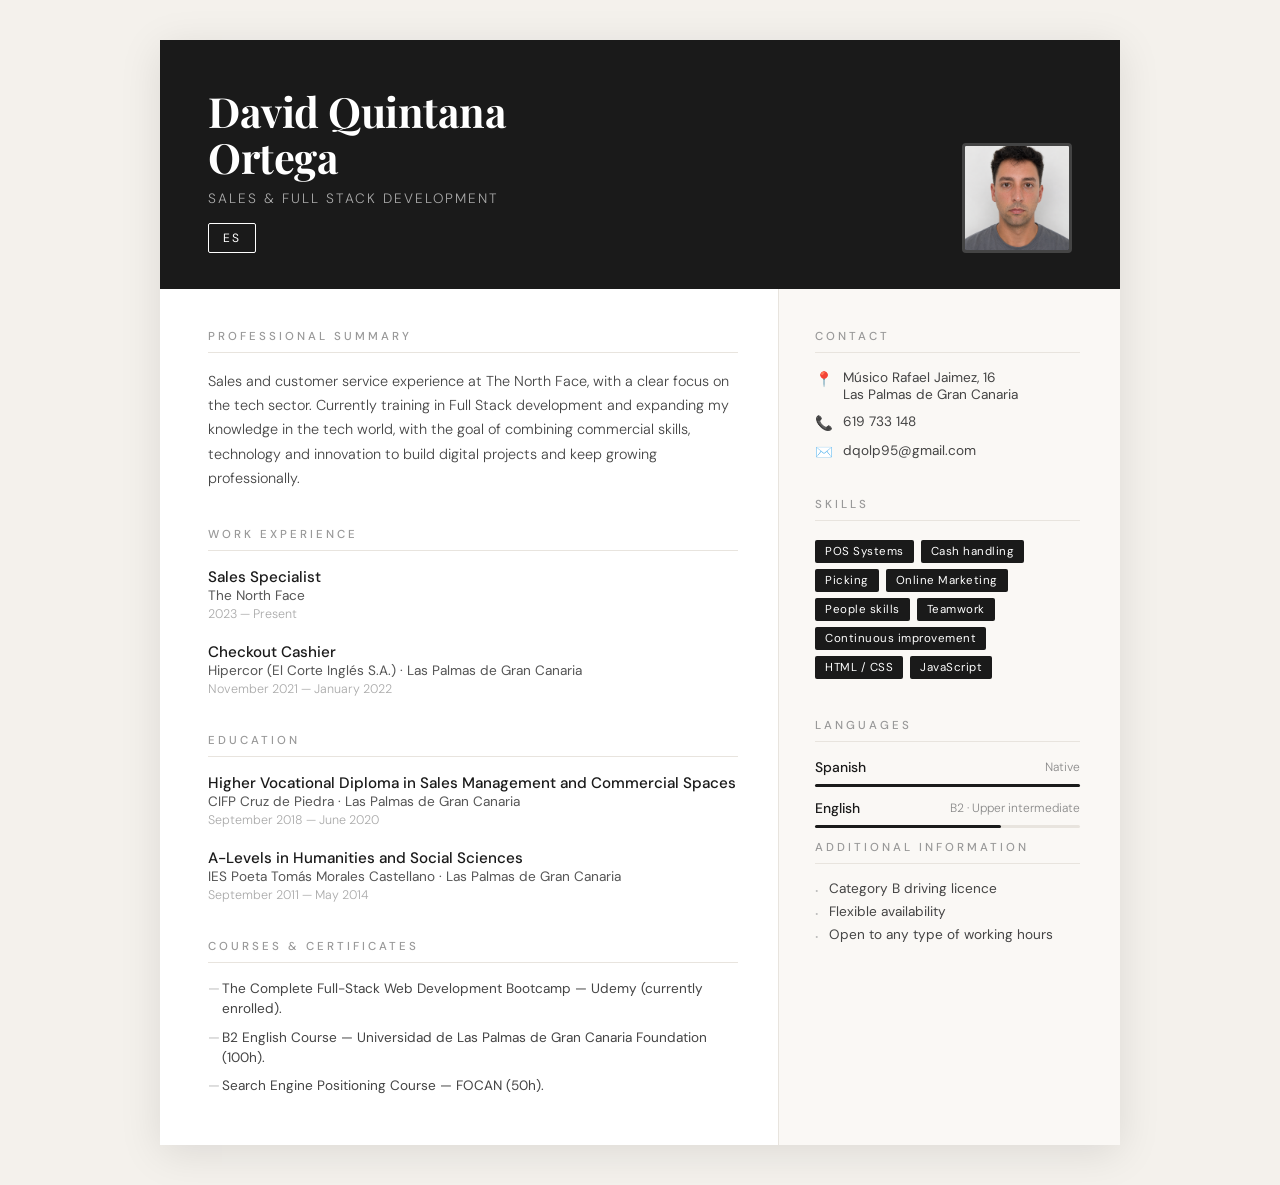
<file: index.html>
<!DOCTYPE html>
<html lang="en">
<head>
  <meta charset="UTF-8">
  <meta name="viewport" content="width=device-width, initial-scale=1.0">
  <title>CV - David Quintana Ortega</title>
  <link href="https://fonts.googleapis.com/css2?family=Playfair+Display:wght@700&family=DM+Sans:wght@300;400;500&display=swap" rel="stylesheet">
  <link rel="stylesheet" href="style.css">
</head>
<body>

<div class="cv-wrapper">

  <!-- HEADER -->
  <div class="cv-header">
    <div class="cv-header-text">
      <h1>David Quintana<br>Ortega</h1>
      <p class="tagline">Sales &amp; Full Stack Development</p>
      <a href="Curriculum-es.html" class="lang-btn">ES</a>
    </div>
    <img src="Curriculum.png" alt="Photo" class="cv-header-photo">
  </div>

  <!-- TWO COLUMN BODY -->
  <div class="cv-body">

    <!-- LEFT COLUMN -->
    <div class="col-left">

      <section>
        <h2>Professional Summary</h2>
        <p class="resumen-text">
          Sales and customer service experience at The North Face, with a clear focus on the tech sector. Currently training in Full Stack development and expanding my knowledge in the tech world, with the goal of combining commercial skills, technology and innovation to build digital projects and keep growing professionally.
        </p>
      </section>

      <section>
        <h2>Work Experience</h2>

        <div class="entry">
          <div class="entry-title">Sales Specialist</div>
          <div class="entry-org">The North Face</div>
          <div class="entry-date">2023 — Present</div>
        </div>

        <div class="entry">
          <div class="entry-title">Checkout Cashier</div>
          <div class="entry-org">Hipercor (El Corte Inglés S.A.) · Las Palmas de Gran Canaria</div>
          <div class="entry-date">November 2021 — January 2022</div>
        </div>
      </section>

      <section>
        <h2>Education</h2>

        <div class="entry">
          <div class="entry-title">Higher Vocational Diploma in Sales Management and Commercial Spaces</div>
          <div class="entry-org">CIFP Cruz de Piedra · Las Palmas de Gran Canaria</div>
          <div class="entry-date">September 2018 — June 2020</div>
        </div>

        <div class="entry">
          <div class="entry-title">A-Levels in Humanities and Social Sciences</div>
          <div class="entry-org">IES Poeta Tomás Morales Castellano · Las Palmas de Gran Canaria</div>
          <div class="entry-date">September 2011 — May 2014</div>
        </div>
      </section>

      <section>
        <h2>Courses & Certificates</h2>
        <div class="diploma-item">The Complete Full-Stack Web Development Bootcamp — Udemy (currently enrolled).</div>
        <div class="diploma-item">B2 English Course — Universidad de Las Palmas de Gran Canaria Foundation (100h).</div>
        <div class="diploma-item">Search Engine Positioning Course — FOCAN (50h).</div>
      </section>

    </div>

    <!-- RIGHT COLUMN -->
    <div class="col-right">

      <section>
        <h2>Contact</h2>
        <div class="contact-item">
          <span class="contact-icon">📍</span>
          <span>Músico Rafael Jaimez, 16<br>Las Palmas de Gran Canaria</span>
        </div>
        <div class="contact-item">
          <span class="contact-icon">📞</span>
          <span>619 733 148</span>
        </div>
        <div class="contact-item">
          <span class="contact-icon">✉️</span>
          <span>dqolp95@gmail.com</span>
        </div>
      </section>

      <section>
        <h2>Skills</h2>
        <span class="skill-tag">POS Systems</span>
        <span class="skill-tag">Cash handling</span>
        <span class="skill-tag">Picking</span>
        <span class="skill-tag">Online Marketing</span>
        <span class="skill-tag">People skills</span>
        <span class="skill-tag">Teamwork</span>
        <span class="skill-tag">Continuous improvement</span>
        <span class="skill-tag">HTML / CSS</span>
        <span class="skill-tag">JavaScript</span>
      </section>

      <section>
        <h2>Languages</h2>

        <div class="lang-item">
          <span class="lang-name">Spanish</span>
          <span class="lang-level">Native</span>
        </div>
        <div class="lang-bar-wrap"><div class="lang-bar" style="width:100%"></div></div>

        <div class="lang-item">
          <span class="lang-name">English</span>
          <span class="lang-level">B2 · Upper intermediate</span>
        </div>
        <div class="lang-bar-wrap"><div class="lang-bar" style="width:70%"></div></div>
      <section>
        <h2>Additional Information</h2>
        <div class="adicional-item">Category B driving licence</div>
        <div class="adicional-item">Flexible availability</div>
        <div class="adicional-item">Open to any type of working hours</div>
      </section>

    </div>

  </div><!-- /cv-body -->
</div><!-- /cv-wrapper -->

</body>
</html>
</file>
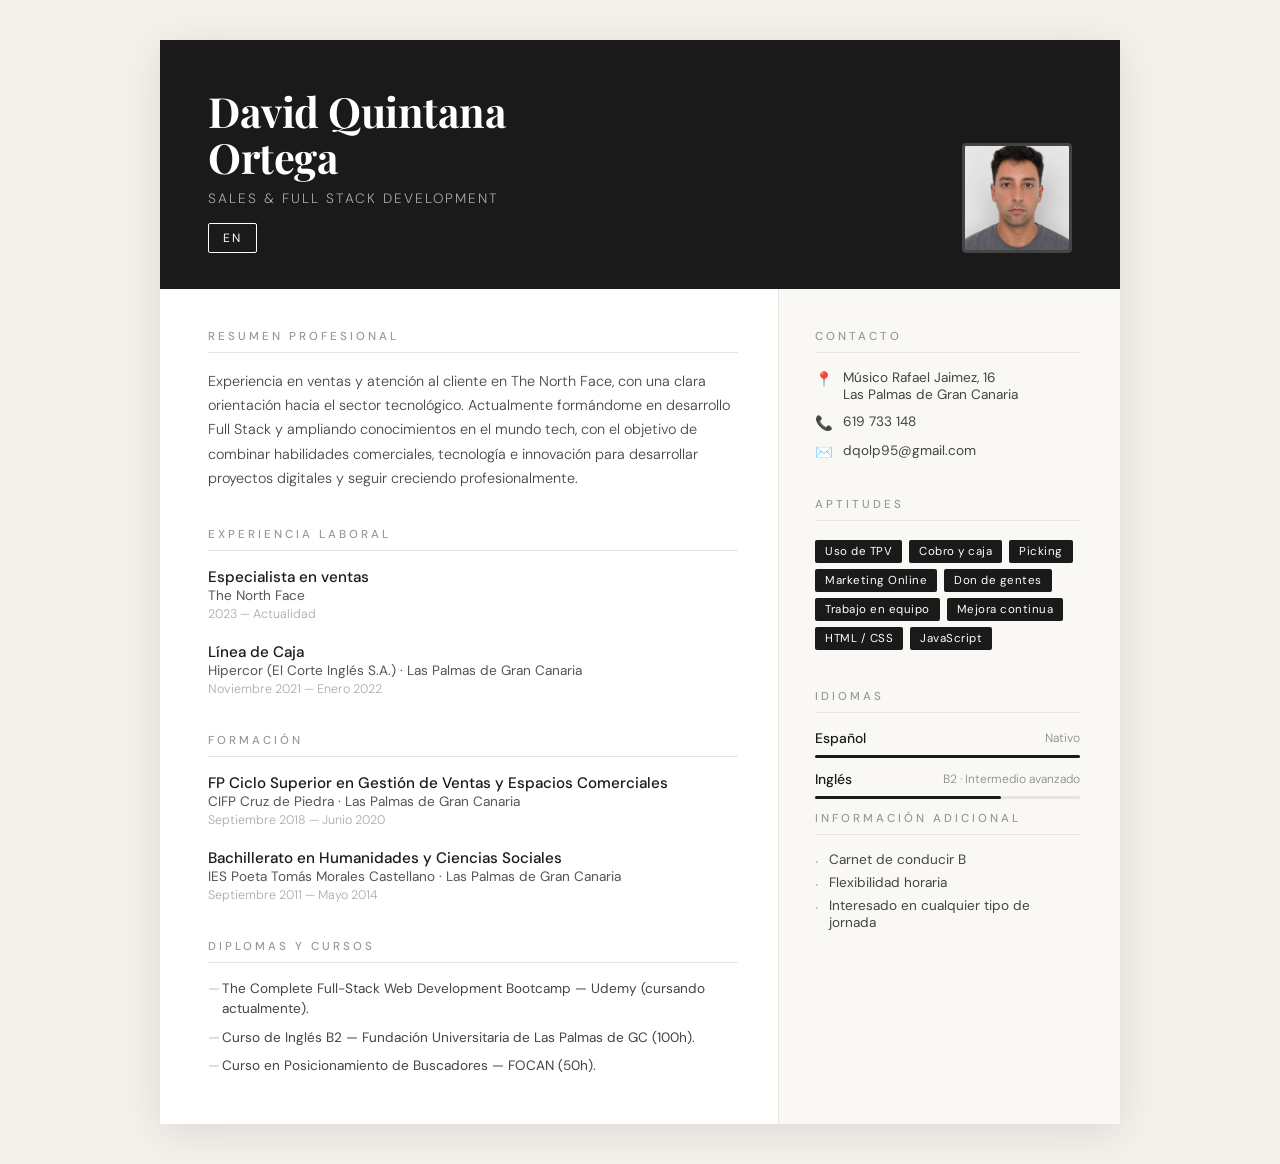
<file: Curriculum-es.html>
<!DOCTYPE html>
<html lang="es">
<head>
  <meta charset="UTF-8">
  <meta name="viewport" content="width=device-width, initial-scale=1.0">
  <title>CV - David Quintana Ortega</title>
  <link href="https://fonts.googleapis.com/css2?family=Playfair+Display:wght@700&family=DM+Sans:wght@300;400;500&display=swap" rel="stylesheet">
  <link rel="stylesheet" href="style.css">
</head>
<body>

<div class="cv-wrapper">

  <!-- CABECERA -->
  <div class="cv-header">
    <div class="cv-header-text">
      <h1>David Quintana<br>Ortega</h1>
      <p class="tagline">Sales &amp; Full Stack Development</p>
        <a href="index.html" class="lang-btn">EN</a>
    </div>
    <img src="Curriculum.png" alt="Foto de Curriculum" class="cv-header-photo">
  </div>

  <!-- CUERPO EN DOS COLUMNAS -->
  <div class="cv-body">

    <!-- COLUMNA IZQUIERDA -->
    <div class="col-left">

      <section>
        <h2>Resumen Profesional</h2>
        <p class="resumen-text">
          Experiencia en ventas y atención al cliente en The North Face, con una clara orientación hacia el sector tecnológico. Actualmente formándome en desarrollo Full Stack y ampliando conocimientos en el mundo tech, con el objetivo de combinar habilidades comerciales, tecnología e innovación para desarrollar proyectos digitales y seguir creciendo profesionalmente.
        </p>
      </section>

      <section>
        <h2>Experiencia Laboral</h2>

        <div class="entry">
          <div class="entry-title">Especialista en ventas</div>
          <div class="entry-org">The North Face</div>
          <div class="entry-date">2023 — Actualidad</div>
        </div>

        <div class="entry">
          <div class="entry-title">Línea de Caja</div>
          <div class="entry-org">Hipercor (El Corte Inglés S.A.) · Las Palmas de Gran Canaria</div>
          <div class="entry-date">Noviembre 2021 — Enero 2022</div>
        </div>
      </section>

      <section>
        <h2>Formación</h2>

        <div class="entry">
          <div class="entry-title">FP Ciclo Superior en Gestión de Ventas y Espacios Comerciales</div>
          <div class="entry-org">CIFP Cruz de Piedra · Las Palmas de Gran Canaria</div>
          <div class="entry-date">Septiembre 2018 — Junio 2020</div>
        </div>

        <div class="entry">
          <div class="entry-title">Bachillerato en Humanidades y Ciencias Sociales</div>
          <div class="entry-org">IES Poeta Tomás Morales Castellano · Las Palmas de Gran Canaria</div>
          <div class="entry-date">Septiembre 2011 — Mayo 2014</div>
        </div>
      </section>

      <section>
        <h2>Diplomas y Cursos</h2>
        <div class="diploma-item">The Complete Full-Stack Web Development Bootcamp — Udemy (cursando actualmente).</div>
        <div class="diploma-item">Curso de Inglés B2 — Fundación Universitaria de Las Palmas de GC (100h).</div>
        <div class="diploma-item">Curso en Posicionamiento de Buscadores — FOCAN (50h).</div>
      </section>

    </div>

    <!-- COLUMNA DERECHA -->
    <div class="col-right">

      <section>
        <h2>Contacto</h2>
        <div class="contact-item">
          <span class="contact-icon">📍</span>
          <span>Músico Rafael Jaimez, 16<br>Las Palmas de Gran Canaria</span>
        </div>
        <div class="contact-item">
          <span class="contact-icon">📞</span>
          <span>619 733 148</span>
        </div>
        <div class="contact-item">
          <span class="contact-icon">✉️</span>
          <span>dqolp95@gmail.com</span>
        </div>
      </section>

      <section>
        <h2>Aptitudes</h2>
        <span class="skill-tag">Uso de TPV</span>
        <span class="skill-tag">Cobro y caja</span>
        <span class="skill-tag">Picking</span>
        <span class="skill-tag">Marketing Online</span>
        <span class="skill-tag">Don de gentes</span>
        <span class="skill-tag">Trabajo en equipo</span>
        <span class="skill-tag">Mejora continua</span>
        <span class="skill-tag">HTML / CSS</span>
        <span class="skill-tag">JavaScript</span>
      </section>

      <section>
        <h2>Idiomas</h2>

        <div class="lang-item">
          <span class="lang-name">Español</span>
          <span class="lang-level">Nativo</span>
        </div>
        <div class="lang-bar-wrap"><div class="lang-bar" style="width:100%"></div></div>

        <div class="lang-item">
          <span class="lang-name">Inglés</span>
          <span class="lang-level">B2 · Intermedio avanzado</span>
        </div>
        <div class="lang-bar-wrap"><div class="lang-bar" style="width:70%"></div></div>

      <section>
        <h2>Información Adicional</h2>
        <div class="adicional-item">Carnet de conducir B</div>
        <div class="adicional-item">Flexibilidad horaria</div>
        <div class="adicional-item">Interesado en cualquier tipo de jornada</div>
      </section>

    </div>

  </div><!-- /cv-body -->
</div><!-- /cv-wrapper -->

</body>
</html>
</file>
<file: style.css>
*, *::before, *::after { box-sizing: border-box; margin: 0; padding: 0; }

body {
  font-family: 'DM Sans', sans-serif;
  background: #f4f1ec;
  color: #1a1a1a;
  min-height: 100vh;
  padding: 40px 20px;
}

.cv-wrapper {
  max-width: 960px;
  margin: 0 auto;
  background: #fff;
  box-shadow: 0 8px 40px rgba(0,0,0,0.10);
}

/* HEADER */
.cv-header {
  background: #1a1a1a;
  color: #fff;
  padding: 48px 48px 36px 48px;
  display: flex;
  align-items: flex-end;
  justify-content: space-between;
  gap: 32px;
}

.cv-header-text h1 {
  font-family: 'Playfair Display', serif;
  font-size: 2.6rem;
  letter-spacing: -0.5px;
  line-height: 1.1;
  margin-bottom: 10px;
}

.cv-header-text .tagline {
  font-size: 0.85rem;
  font-weight: 300;
  color: #aaa;
  letter-spacing: 2px;
  text-transform: uppercase;
}

.cv-header-photo {
  width: 110px;
  height: 110px;
  border-radius: 4px;
  object-fit: cover;
  border: 3px solid #444;
  flex-shrink: 0;
}

.cv-header-photo-placeholder {
  width: 110px;
  height: 110px;
  border-radius: 4px;
  background: #333;
  flex-shrink: 0;
  display: flex;
  align-items: center;
  justify-content: center;
  color: #666;
  font-size: 0.7rem;
  text-align: center;
  border: 3px solid #444;
}

/* BODY */
.cv-body {
  display: flex;
  gap: 0;
}

/* LEFT COLUMN */
.col-left {
  flex: 2;
  padding: 40px 40px 40px 48px;
  border-right: 1px solid #e8e4de;
}

/* RIGHT COLUMN */
.col-right {
  flex: 1;
  padding: 40px 40px 40px 36px;
  background: #faf8f5;
}

/* SECTIONS */
section {
  margin-bottom: 36px;
}

section:last-child {
  margin-bottom: 0;
}

h2 {
  font-family: 'DM Sans', sans-serif;
  font-size: 0.72rem;
  font-weight: 500;
  letter-spacing: 3px;
  text-transform: uppercase;
  color: #999;
  margin-bottom: 16px;
  padding-bottom: 8px;
  border-bottom: 1px solid #e8e4de;
}

/* ENTRIES */
.entry { margin-bottom: 20px; }

.entry-title {
  font-size: 0.95rem;
  font-weight: 500;
  color: #1a1a1a;
}

.entry-org {
  font-size: 0.85rem;
  color: #555;
  margin-bottom: 2px;
}

.entry-date {
  font-size: 0.78rem;
  color: #aaa;
  font-weight: 300;
  margin-bottom: 8px;
}

.entry ul { list-style: none; padding: 0; }

.entry ul li {
  font-size: 0.87rem;
  color: #444;
  padding-left: 14px;
  position: relative;
  margin-bottom: 4px;
  line-height: 1.5;
}

.entry ul li::before {
  content: '—';
  position: absolute;
  left: 0;
  color: #bbb;
}

/* RESUMEN */
.resumen-text {
  font-size: 0.9rem;
  line-height: 1.7;
  color: #444;
  font-weight: 300;
}

/* CONTACTO */
.contact-item {
  display: flex;
  align-items: flex-start;
  gap: 10px;
  font-size: 0.85rem;
  color: #444;
  margin-bottom: 10px;
}

.contact-icon {
  font-size: 0.9rem;
  margin-top: 1px;
  color: #888;
}

/* APTITUDES */
.skill-tag {
  display: inline-block;
  background: #1a1a1a;
  color: #fff;
  font-size: 0.72rem;
  font-weight: 400;
  padding: 4px 10px;
  border-radius: 2px;
  margin: 3px 3px 3px 0;
  letter-spacing: 0.5px;
}

/* IDIOMAS */
.lang-item {
  display: flex;
  justify-content: space-between;
  align-items: center;
  font-size: 0.87rem;
  margin-bottom: 8px;
}

.lang-name { font-weight: 500; color: #1a1a1a; }

.lang-level {
  font-size: 0.75rem;
  color: #888;
  font-weight: 300;
}

.lang-bar-wrap {
  width: 100%;
  height: 3px;
  background: #e8e4de;
  border-radius: 2px;
  margin-top: 4px;
  margin-bottom: 12px;
}

.lang-bar {
  height: 3px;
  background: #1a1a1a;
  border-radius: 2px;
}

/* DIPLOMAS */
.diploma-item {
  font-size: 0.85rem;
  color: #444;
  padding-left: 14px;
  position: relative;
  margin-bottom: 8px;
  line-height: 1.5;
}

.diploma-item::before {
  content: '—';
  position: absolute;
  left: 0;
  color: #bbb;
}

/* ADICIONAL */
.adicional-item {
  font-size: 0.85rem;
  color: #444;
  padding-left: 14px;
  position: relative;
  margin-bottom: 6px;
}

.adicional-item::before {
  content: '·';
  position: absolute;
  left: 0;
  color: #bbb;
  font-size: 1.1rem;
}
.lang-btn {
  display: inline-block;
  border: 1px solid #fff;
  color: #fff;
  text-decoration: none;
  font-size: 0.75rem;
  letter-spacing: 2px;
  padding: 6px 14px;
  border-radius: 2px;
  margin-top: 16px;
  transition: background 0.2s, color 0.2s;
}

.lang-btn:hover {
  background: #fff;
  color: #1a1a1a;
}
</file>
